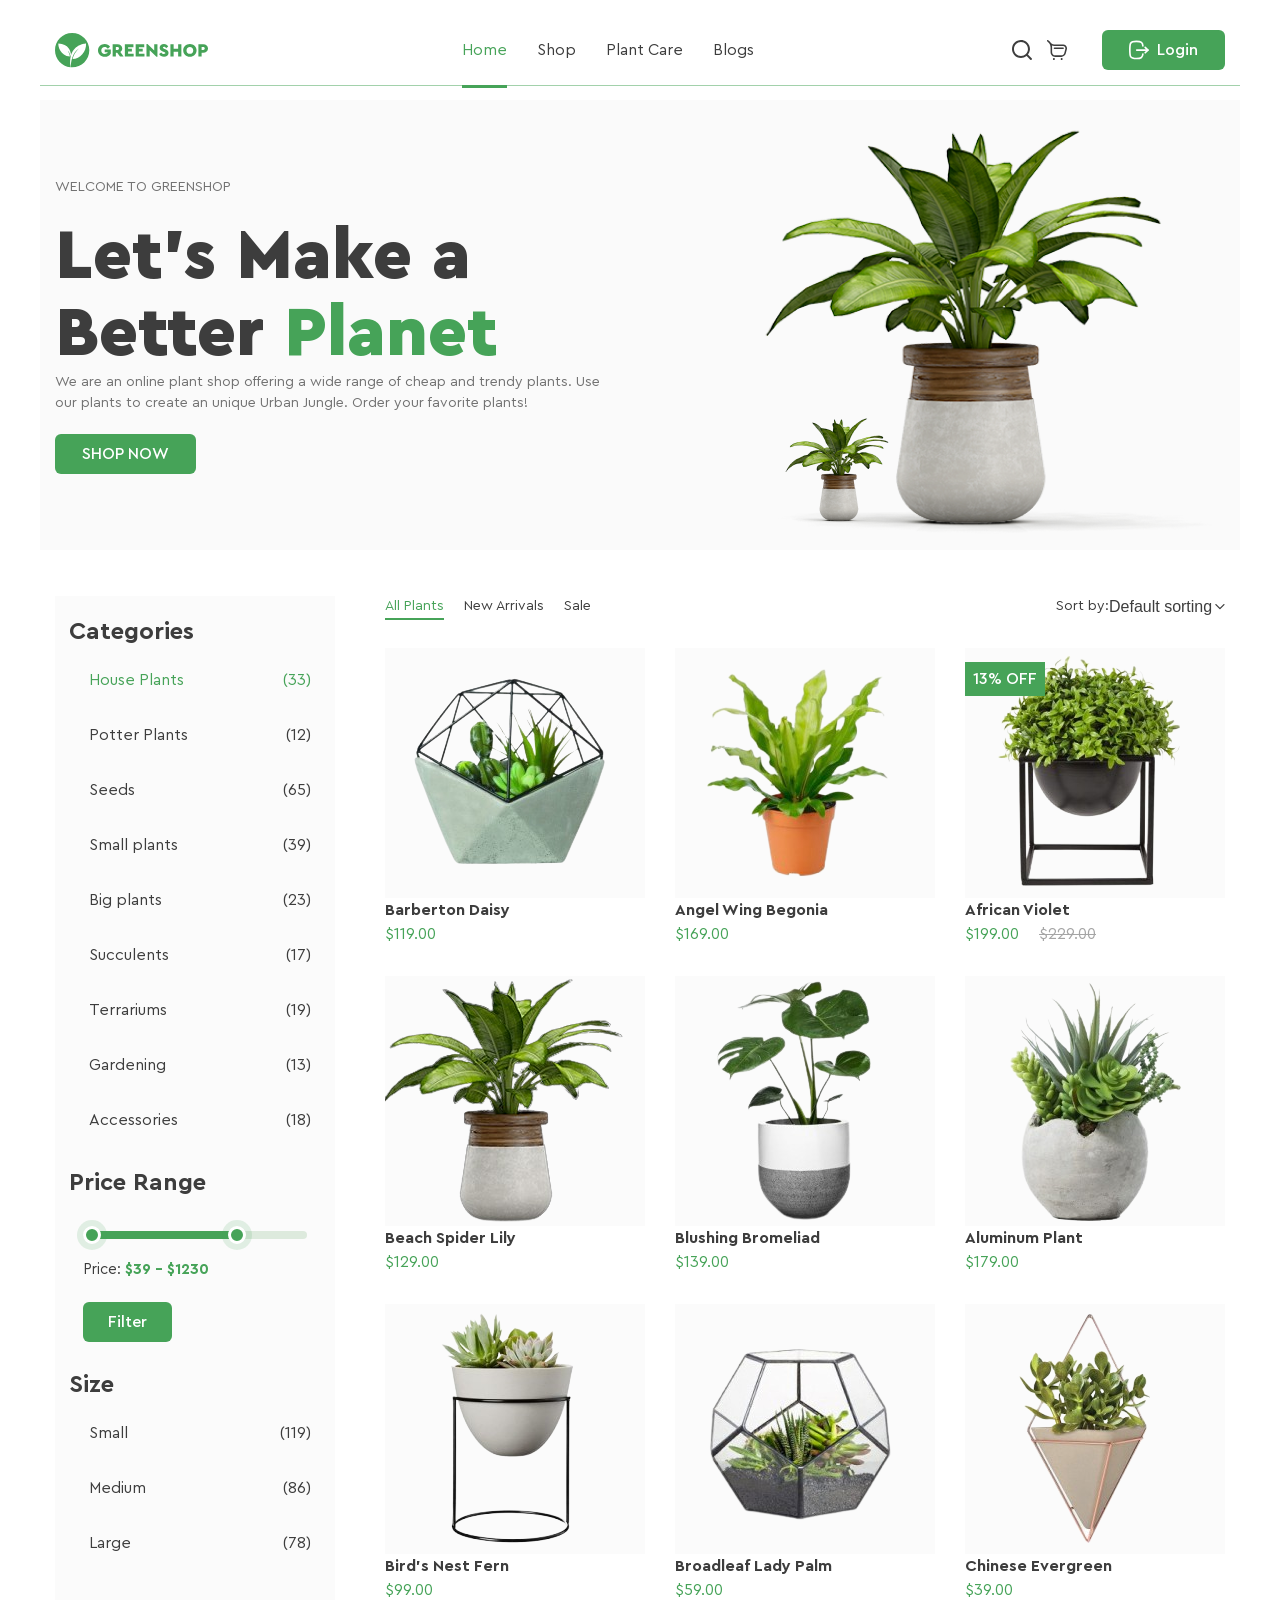
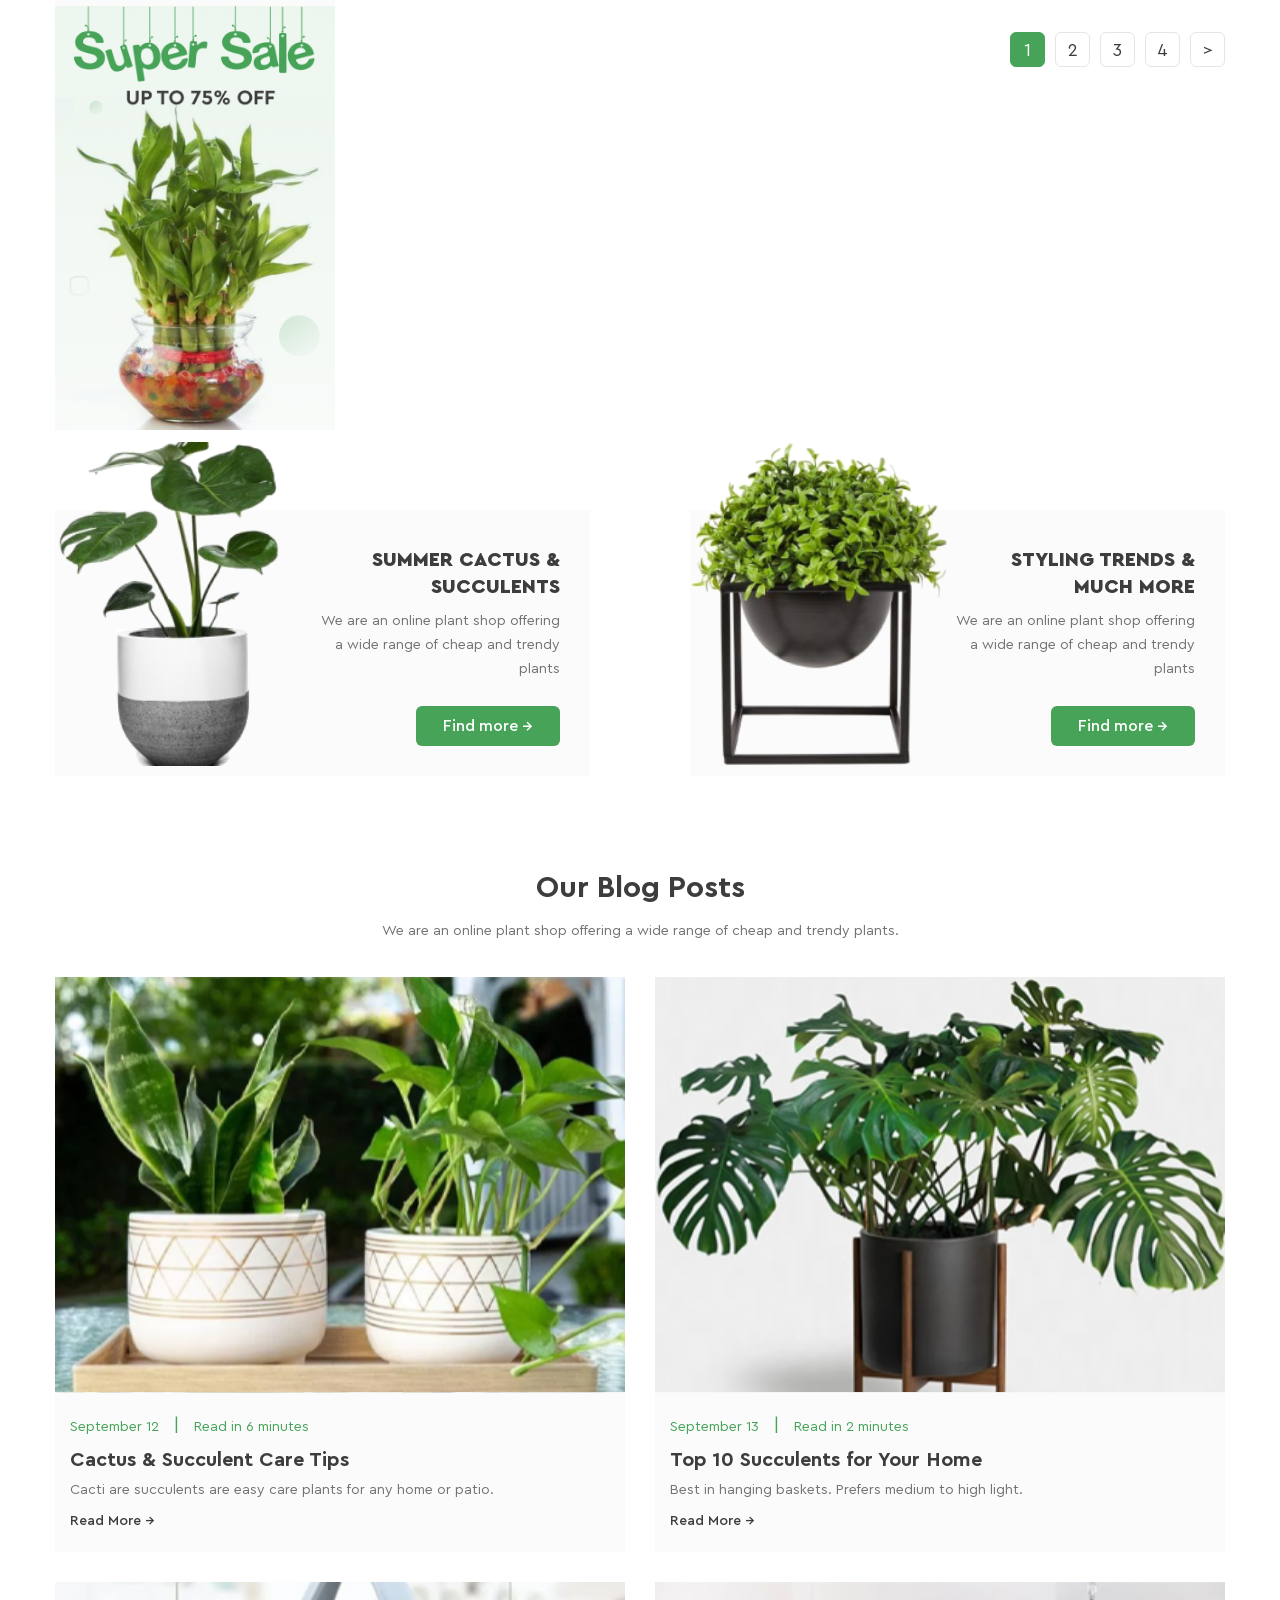
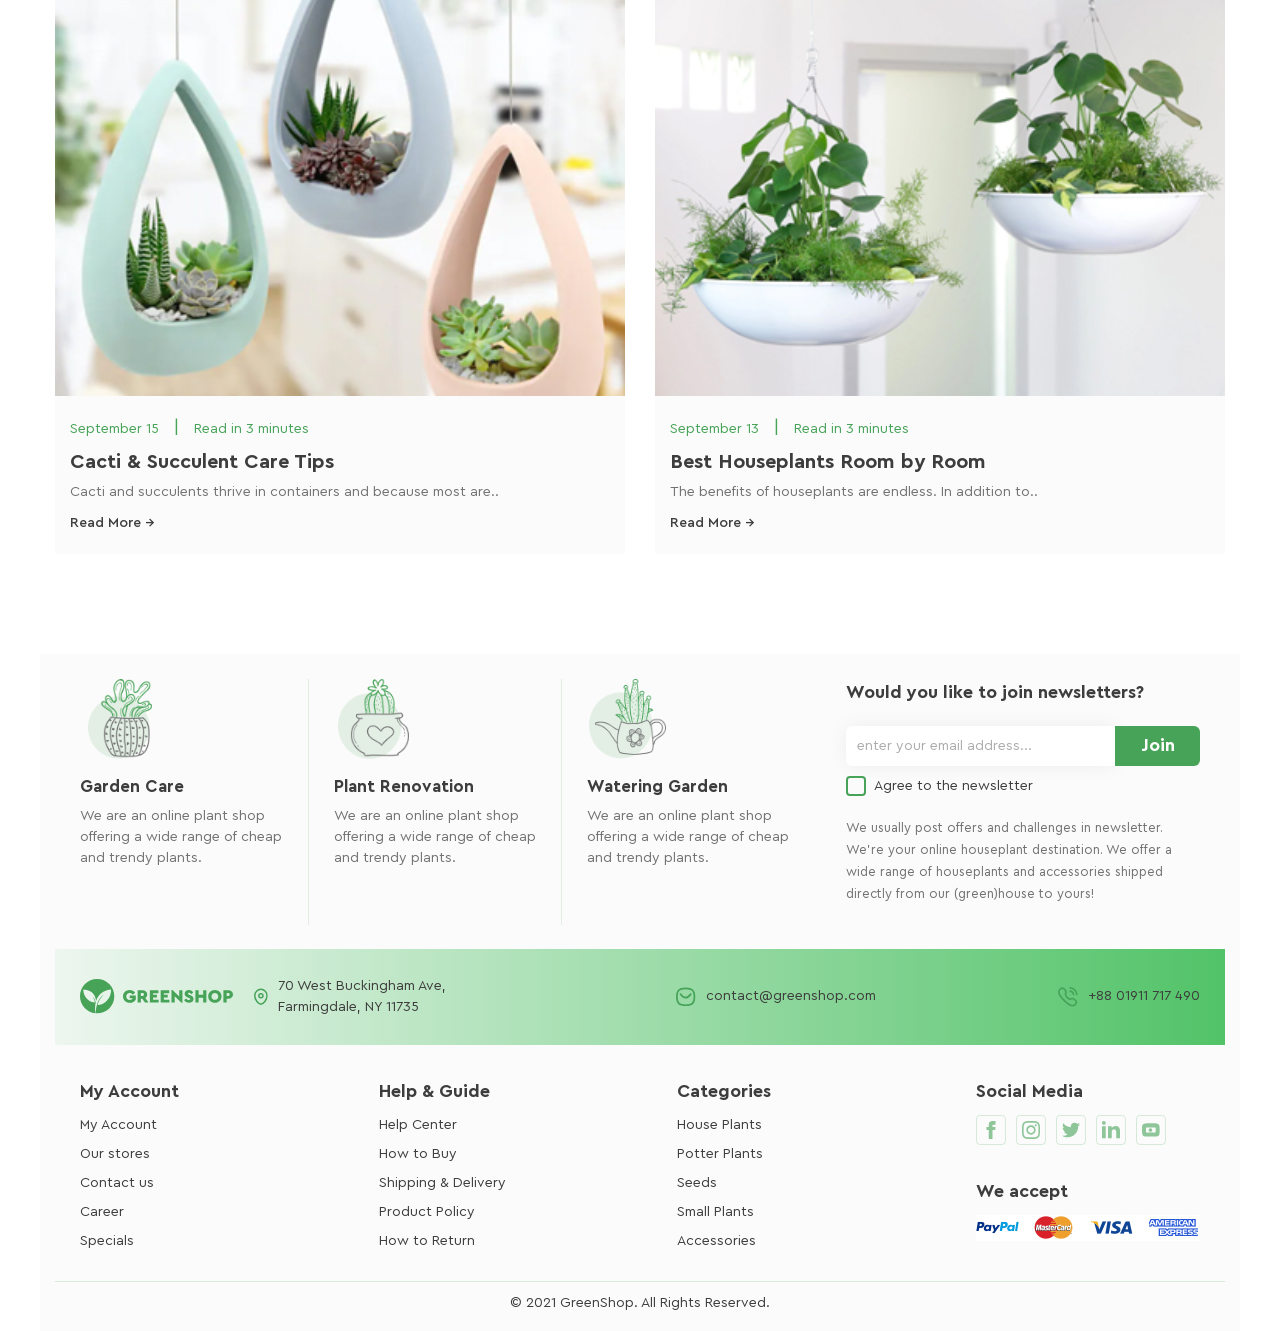
<file: index.html>
<!doctype html>
<html lang="en">
  <head>
    <meta charset="UTF-8" />
    <meta name="viewport" content="width=device-width, initial-scale=1.0" />
    <title>Green Shop</title>
    <link rel="stylesheet" href="styles/reset.css" />
    <link rel="stylesheet" href="styles/style.css" />
  </head>
  <body>
    <div class="preloader-page" id="preloader">
      <div class="dots-loader">
        <span></span>
        <span></span>
        <span></span>
      </div>
    </div>
    <header>
      <div class="container">
        <div class="logo">
          <a href="#">
            <img src="images/logogreenshop.svg" alt="Logo" class="logoimg-1" />
            <img src="images/logotext.svg" alt="Logo text" class="logoimg-2" />
          </a>
        </div>

        <nav class="main-menu">
          <ul>
            <li class="menu-item">
              <a href="#home" class="active categories">Home</a>
            </li>
            <li class="menu-item">
              <a href="#shop" class="categories">Shop</a>
            </li>
            <li class="menu-item">
              <a href="#plant-care" class="categories">Plant Care</a>
              <ul class="submenu">
                <li><a href="#">Drainage</a></li>
                <li><a href="#">Fungicides</a></li>
                <li><a href="#">Fertilizer</a></li>
                <li class="has-second-submenu">
                  <a href="#">Priming</a>
                  <ul class="second-submenu">
                    <li><a href="#">Universal</a></li>
                    <li><a href="#">For Ficus</a></li>
                    <li><a href="#">For Cacti</a></li>
                    <li><a href="#">For Citrus</a></li>
                    <li><a href="#">For those in bloom</a></li>
                    <li><a href="#">For Orchids</a></li>
                  </ul>
                </li>
              </ul>
            </li>
            <li class="menu-item">
              <a href="#blogs" class="categories">Blogs</a>
            </li>
          </ul>
        </nav>

        <div class="header-right">
          <div class="header-top-mobile">
            <div class="header-allicons">
              <a href="#">
                <svg class="header-icon">
                  <use href="icons/sprite.svg#icon-search-vector"></use>
                </svg>
              </a>

              <a href="#">
                <svg class="header-icon">
                  <use href="icons/sprite.svg#icon-cart-vector"></use>
                </svg>
              </a>
            </div>

            <div class="burger-btn js-burger-open">
              <span></span>
              <span></span>
              <span></span>
            </div>
          </div>

          <a href="registration.html" class="btn header-btn" id="login-link">
            <svg class="btn-icon">
              <use href="icons/sprite.svg#icon-logout"></use>
            </svg>
            Login
          </a>
        </div>
      </div>
    </header>

    <main class="index-html">
      <section id="home" class="mainBanner">
        <div class="container">
          <div class="bannerTxt">
            <p class="subtitleTxt">Welcome to GreenShop</p>
            <h1>
              Let’s Make a <br />
              Better <span class="greenTxt">Planet</span>
            </h1>
            <p>
              We are an online plant shop offering a wide range of cheap and
              trendy plants. Use our plants to create an unique Urban Jungle.
              Order your favorite plants!
            </p>
            <a href="#" class="btn">SHOP NOW</a>
          </div>

          <div class="bannerImg">
            <img src="images/img-banner.png" alt="Plant" />
          </div>
        </div>
      </section>

      <section id="shop" class="content">
        <div class="container">
          <button class="mobile-filter-btn" id="filterBtn">Filters</button>
          <aside class="sidebar">
            <div class="allCategories">
              <h2>Categories</h2>
              <nav class="categoriesNav">
                <ul>
                  <li>
                    <a href="#house_plants" class="active">House Plants</a>
                    <span class="active">(33)</span>
                  </li>
                  <li class="list">
                    <a href="#potter_plants" class="plant">Potter Plants</a>
                    <span class="plant">(12)</span>
                  </li>
                  <li class="list">
                    <a href="#seeds" class="plant">Seeds</a>
                    <span class="plant">(65)</span>
                  </li>
                  <li class="list">
                    <a href="#small-plants" class="plant">Small plants</a>
                    <span class="plant">(39)</span>
                  </li>
                  <li class="list">
                    <a href="#big_plants" class="plant">Big plants</a>
                    <span class="plant">(23)</span>
                  </li>
                  <li class="list">
                    <a href="#succulents" class="plant">Succulents</a>
                    <span class="plant">(17)</span>
                  </li>
                  <li class="list">
                    <a href="#terrariums" class="plant">Terrariums</a>
                    <span class="plant">(19)</span>
                  </li>
                  <li class="list">
                    <a href="#gardening" class="plant">Gardening</a>
                    <span class="plant">(13)</span>
                  </li>
                  <li class="list">
                    <a href="#accessories" class="plant">Accessories</a>
                    <span class="plant">(18)</span>
                  </li>
                </ul>
              </nav>

              <h2>Price Range</h2>
              <div class="price-range-block">
                <div class="price-line">
                  <div class="price-line-active"></div>
                  <span class="price-thumb thumb-left"></span>
                  <span class="price-thumb thumb-right"></span>
                </div>
                <p class="price-value">Price: <span>$39 - $1230</span></p>
                <a href="#" class="btn filter-btn">Filter</a>
              </div>

              <h2>Size</h2>
              <nav class="categoriesNav">
                <ul>
                  <li class="list">
                    <a href="#" class="plant">Small</a>
                    <span class="plant">(119)</span>
                  </li>
                  <li class="list">
                    <a href="#" class="plant">Medium</a>
                    <span class="plant">(86)</span>
                  </li>
                  <li class="list">
                    <a href="#" class="plant">Large</a>
                    <span class="plant">(78)</span>
                  </li>
                </ul>
              </nav>
            </div>

            <div class="saleBanner">
              <img
                src="images/super-sale-banner.png"
                alt="Photo of Super Sale Banner"
              />
            </div>
          </aside>

          <div class="productsSection">
            <div class="productsTop">
              <div class="productsNav">
                <ul>
                  <li>
                    <a href="#all_plants" class="active">All Plants</a>
                  </li>
                  <li>
                    <a href="#new_arrivals" class="categories">New Arrivals</a>
                  </li>
                  <li><a href="#sale" class="categories">Sale</a></li>
                </ul>
              </div>

              <div class="sortBox">
                <label for="sortBox">Sort by:</label>
                <select name="sort" id="sortBox">
                  <option>Default sorting</option>
                </select>
              </div>
            </div>
            <div class="allProducts">
              <ul>
                <li class="productCard">
                  <div class="productImage">
                    <img src="images/p1.png" alt="Photo of Barberton Daisy" />
                    <div class="productActions">
                      <a href="#" aria-label="Add to cart">
                        <svg class="product-action-icon">
                          <use href="icons/sprite.svg#icon-cart-vector"></use>
                        </svg>
                      </a>
                      <a href="#" aria-label="Add to favorites">
                        <svg class="product-action-icon">
                          <use
                            href="icons/sprite.svg#icon-wishlist-vector"
                          ></use>
                        </svg>
                      </a>
                      <a href="#" aria-label="View details">
                        <svg class="product-action-icon">
                          <use href="icons/sprite.svg#icon-search-vector"></use>
                        </svg>
                      </a>
                    </div>
                  </div>
                  <h3>Barberton Daisy</h3>
                  <span class="currentPrice">$119.00</span>
                </li>
                <li class="productCard">
                  <div class="productImage">
                    <img
                      src="images/p2.png"
                      alt="Photo of Angel Wing Begonia"
                    />
                    <div class="productActions">
                      <a href="#" aria-label="Add to cart">
                        <svg class="product-action-icon">
                          <use href="icons/sprite.svg#icon-cart-vector"></use>
                        </svg>
                      </a>
                      <a href="#" aria-label="Add to favorites">
                        <svg class="product-action-icon">
                          <use
                            href="icons/sprite.svg#icon-wishlist-vector"
                          ></use>
                        </svg>
                      </a>
                      <a href="#" aria-label="View details">
                        <svg class="product-action-icon">
                          <use href="icons/sprite.svg#icon-search-vector"></use>
                        </svg>
                      </a>
                    </div>
                  </div>
                  <h3>Angel Wing Begonia</h3>
                  <span class="currentPrice">$169.00</span>
                </li>
                <li class="productCard">
                  <div class="productImage">
                    <img src="images/p3.png" alt="Photo of African Violet" />
                    <span class="saleBadge">13% OFF</span>
                    <div class="productActions">
                      <a href="#" aria-label="Add to cart">
                        <svg class="product-action-icon">
                          <use href="icons/sprite.svg#icon-cart-vector"></use>
                        </svg>
                      </a>
                      <a href="#" aria-label="Add to favorites">
                        <svg class="product-action-icon">
                          <use
                            href="icons/sprite.svg#icon-wishlist-vector"
                          ></use>
                        </svg>
                      </a>
                      <a href="#" aria-label="View details">
                        <svg class="product-action-icon">
                          <use href="icons/sprite.svg#icon-search-vector"></use>
                        </svg>
                      </a>
                    </div>
                  </div>
                  <h3>African Violet</h3>
                  <span class="currentPrice">$199.00</span>
                  <span class="oldPrice">$229.00</span>
                </li>
                <li class="productCard">
                  <div class="productImage">
                    <img src="images/p4.png" alt="Photo of Beach Spider Lily" />
                    <div class="productActions">
                      <a href="#" aria-label="Add to cart">
                        <svg class="product-action-icon">
                          <use href="icons/sprite.svg#icon-cart-vector"></use>
                        </svg>
                      </a>
                      <a href="#" aria-label="Add to favorites">
                        <svg class="product-action-icon">
                          <use
                            href="icons/sprite.svg#icon-wishlist-vector"
                          ></use>
                        </svg>
                      </a>
                      <a href="#" aria-label="View details">
                        <svg class="product-action-icon">
                          <use href="icons/sprite.svg#icon-search-vector"></use>
                        </svg>
                      </a>
                    </div>
                  </div>
                  <h3>Beach Spider Lily</h3>
                  <span class="currentPrice">$129.00</span>
                </li>
                <li class="productCard">
                  <div class="productImage">
                    <img
                      src="images/p5.png"
                      alt="Photo of Blushing Bromeliad"
                    />
                    <div class="productActions">
                      <a href="#" aria-label="Add to cart">
                        <svg class="product-action-icon">
                          <use href="icons/sprite.svg#icon-cart-vector"></use>
                        </svg>
                      </a>
                      <a href="#" aria-label="Add to favorites">
                        <svg class="product-action-icon">
                          <use
                            href="icons/sprite.svg#icon-wishlist-vector"
                          ></use>
                        </svg>
                      </a>
                      <a href="#" aria-label="View details">
                        <svg class="product-action-icon">
                          <use href="icons/sprite.svg#icon-search-vector"></use>
                        </svg>
                      </a>
                    </div>
                  </div>
                  <h3>Blushing Bromeliad</h3>
                  <span class="currentPrice">$139.00</span>
                </li>
                <li class="productCard">
                  <div class="productImage">
                    <img src="images/p6.png" alt="Photo of Aluminum Plant" />
                    <div class="productActions">
                      <a href="#" aria-label="Add to cart">
                        <svg class="product-action-icon">
                          <use href="icons/sprite.svg#icon-cart-vector"></use>
                        </svg>
                      </a>
                      <a href="#" aria-label="Add to favorites">
                        <svg class="product-action-icon">
                          <use
                            href="icons/sprite.svg#icon-wishlist-vector"
                          ></use>
                        </svg>
                      </a>
                      <a href="#" aria-label="View details">
                        <svg class="product-action-icon">
                          <use href="icons/sprite.svg#icon-search-vector"></use>
                        </svg>
                      </a>
                    </div>
                  </div>
                  <h3>Aluminum Plant</h3>
                  <span class="currentPrice">$179.00</span>
                </li>
                <li class="productCard">
                  <div class="productImage">
                    <img src="images/p7.png" alt="Photo of Bird's Nest Fern" />
                    <div class="productActions">
                      <a href="#" aria-label="Add to cart">
                        <svg class="product-action-icon">
                          <use href="icons/sprite.svg#icon-cart-vector"></use>
                        </svg>
                      </a>
                      <a href="#" aria-label="Add to favorites">
                        <svg class="product-action-icon">
                          <use
                            href="icons/sprite.svg#icon-wishlist-vector"
                          ></use>
                        </svg>
                      </a>
                      <a href="#" aria-label="View details">
                        <svg class="product-action-icon">
                          <use href="icons/sprite.svg#icon-search-vector"></use>
                        </svg>
                      </a>
                    </div>
                  </div>
                  <h3>Bird's Nest Fern</h3>
                  <span class="currentPrice">$99.00</span>
                </li>
                <li class="productCard">
                  <div class="productImage">
                    <img
                      src="images/p8.png"
                      alt="Photo of Broadleaf Lady Palm"
                    />
                    <div class="productActions">
                      <a href="#" aria-label="Add to cart">
                        <svg class="product-action-icon">
                          <use href="icons/sprite.svg#icon-cart-vector"></use>
                        </svg>
                      </a>
                      <a href="#" aria-label="Add to favorites">
                        <svg class="product-action-icon">
                          <use
                            href="icons/sprite.svg#icon-wishlist-vector"
                          ></use>
                        </svg>
                      </a>
                      <a href="#" aria-label="View details">
                        <svg class="product-action-icon">
                          <use href="icons/sprite.svg#icon-search-vector"></use>
                        </svg>
                      </a>
                    </div>
                  </div>
                  <h3>Broadleaf Lady Palm</h3>
                  <span class="currentPrice">$59.00</span>
                </li>
                <li class="productCard">
                  <div class="productImage">
                    <img src="images/p9.png" alt="Photo of Chinese Evergreen" />
                    <div class="productActions">
                      <a href="#" aria-label="Add to cart">
                        <svg class="product-action-icon">
                          <use href="icons/sprite.svg#icon-cart-vector"></use>
                        </svg>
                      </a>
                      <a href="#" aria-label="Add to favorites">
                        <svg class="product-action-icon">
                          <use
                            href="icons/sprite.svg#icon-wishlist-vector"
                          ></use>
                        </svg>
                      </a>
                      <a href="#" aria-label="View details">
                        <svg class="product-action-icon">
                          <use href="icons/sprite.svg#icon-search-vector"></use>
                        </svg>
                      </a>
                    </div>
                  </div>
                  <h3>Chinese Evergreen</h3>
                  <span class="currentPrice">$39.00</span>
                </li>
              </ul>

              <div class="paginationNav">
                <ul>
                  <li><a href="#" class="active">1</a></li>
                  <li><a href="#" class="categories">2</a></li>
                  <li><a href="#" class="categories">3</a></li>
                  <li><a href="#" class="categories">4</a></li>
                  <li><a href="#" class="categories">&gt;</a></li>
                </ul>
              </div>
            </div>
          </div>
        </div>
      </section>

      <section id="plant-care">
        <div class="container">
          <ul class="find-more">
            <li>
              <img
                src="images/img-plant01.png"
                alt="Photo for Summer cactus & succulents"
              />
              <div class="find-more-content">
                <h3>Summer cactus & succulents</h3>
                <p>
                  We are an online plant shop offering a wide range of cheap and
                  trendy plants
                </p>
                <a href="#" class="btn find-btn">Find more &rarr;</a>
              </div>
            </li>

            <li>
              <img
                src="images/img-plant02.png"
                alt="Photo for Styling Trends & much more"
              />
              <div class="find-more-content">
                <h3>Styling Trends & much more</h3>
                <p>
                  We are an online plant shop offering a wide range of cheap and
                  trendy plants
                </p>
                <a href="#" class="btn find-btn">Find more &rarr;</a>
              </div>
            </li>
          </ul>
        </div>
      </section>

      <section id="blogs">
        <div class="container">
          <div class="blog-header">
            <h2>Our Blog Posts</h2>
            <p>
              We are an online plant shop offering a wide range of cheap and
              trendy plants.
            </p>
          </div>

          <ul class="blog-content">
            <li class="blog-card">
              <img
                src="images/blogphoto-01.svg"
                alt="Photo for Cactus & Succulent Care Tips"
              />
              <div class="blog-post-txt">
                <p class="post-meta">
                  <time datetime="2025-09-12">September 12</time>
                  <span class="divider">|</span>
                  <time datetime="PT6M">Read in 6 minutes</time>
                </p>
                <h3>Cactus & Succulent Care Tips</h3>
                <p>
                  Cacti are succulents are easy care plants for any home or
                  patio.
                </p>
                <a href="#" class="read-more">Read More &rarr;</a>
              </div>
            </li>
            <li class="blog-card">
              <img
                src="images/blogphoto-02.svg"
                alt="Photo for Top 10 Succulents for Your Home"
              />
              <div class="blog-post-txt">
                <p class="post-meta">
                  <time datetime="2025-09-13">September 13</time>
                  <span class="divider">|</span>
                  <time datetime="PT2M">Read in 2 minutes</time>
                </p>
                <h3>Top 10 Succulents for Your Home</h3>
                <p>Best in hanging baskets. Prefers medium to high light.</p>
                <a href="#" class="read-more">Read More &rarr;</a>
              </div>
            </li>
            <li class="blog-card">
              <img
                src="images/blogphoto-03.svg"
                alt="Photo for Cacti & Succulent Care Tips"
              />
              <div class="blog-post-txt">
                <p class="post-meta">
                  <time datetime="2025-09-15">September 15</time>
                  <span class="divider">|</span>
                  <time datetime="PT3M">Read in 3 minutes</time>
                </p>
                <h3>Cacti & Succulent Care Tips</h3>
                <p>
                  Cacti and succulents thrive in containers and because most
                  are..
                </p>
                <a href="#" class="read-more">Read More &rarr;</a>
              </div>
            </li>
            <li class="blog-card">
              <img
                src="images/blogphoto-04.svg"
                alt="Photo for Best Houseplants Room by Room"
              />
              <div class="blog-post-txt">
                <p class="post-meta">
                  <time datetime="2025-09-13">September 13</time>
                  <span class="divider">|</span>
                  <time datetime="PT3M">Read in 3 minutes</time>
                </p>
                <h3>Best Houseplants Room by Room</h3>
                <p>The benefits of houseplants are endless. In addition to..</p>
                <a href="#" class="read-more">Read More &rarr;</a>
              </div>
            </li>
          </ul>
        </div>
      </section>
    </main>

    <footer class="container">
      <div class="footer-top">
        <div class="footer-features">
          <div class="feature-item">
            <div class="feature-icon icon-1"></div>

            <div class="feature-content">
              <h3>Garden Care</h3>

              <p>
                We are an online plant shop offering a wide range of cheap and
                trendy plants.
              </p>
            </div>
          </div>

          <div class="feature-item">
            <div class="feature-icon icon-2"></div>

            <div class="feature-content">
              <h3>Plant Renovation</h3>

              <p>
                We are an online plant shop offering a wide range of cheap and
                trendy plants.
              </p>
            </div>
          </div>

          <div class="feature-item">
            <div class="feature-icon icon-3"></div>

            <div class="feature-content">
              <h3>Watering Garden</h3>

              <p>
                We are an online plant shop offering a wide range of cheap and
                trendy plants.
              </p>
            </div>
          </div>
        </div>

        <div class="footer-newsletter">
          <h3>Would you like to join newsletters?</h3>
          <form class="newsletter-content">
            <div class="newsletter-form">
              <input
                type="email"
                placeholder="enter your email address..."
                required
                name="email"
                autocomplete="email"
              />
              <button type="submit">Join</button>
            </div>
            <div class="newsletter-checkbox">
              <label class="checkbox">
                <input type="checkbox" class="checkbox__input" />
                <span class="checkbox__box"></span>
                <span class="checkbox__text">Agree to the newsletter</span>
              </label>
            </div>
          </form>
          <p>
            We usually post offers and challenges in newsletter. We’re your
            online houseplant destination. We offer a wide range of houseplants
            and accessories shipped directly from our (green)house to yours!
          </p>
        </div>
      </div>

      <div class="footer-contact">
        <div class="contact-item logo-contact">
          <a href="#">
            <img src="images/logogreenshop.svg" alt="Logo" />
            <img src="images/logotext.svg" alt="Logo text" />
          </a>
        </div>

        <div class="contact-info">
          <div class="contact-item">
            <svg class="contact-icon">
              <use href="icons/sprite.svg#icon-location"></use>
            </svg>
            <a href="https://maps.google.com" target="_blank">
              70 West Buckingham Ave, Farmingdale, NY 11735
            </a>
          </div>

          <div class="contact-item">
            <svg class="contact-icon">
              <use href="icons/sprite.svg#icon-message"></use>
            </svg>
            <a href="mailto:contact@greenshop.com">contact@greenshop.com</a>
          </div>

          <div class="contact-item">
            <svg class="contact-icon">
              <use href="icons/sprite.svg#icon-calling"></use>
            </svg>
            <a href="tel:+8801911717490">+88 01911 717 490</a>
          </div>
        </div>
      </div>

      <div class="footer-nav">
        <div class="footer-column">
          <h3>My Account</h3>
          <ul>
            <li><a href="#">My Account</a></li>
            <li><a href="#">Our stores</a></li>
            <li><a href="#">Contact us</a></li>
            <li><a href="#">Career</a></li>
            <li><a href="#">Specials</a></li>
          </ul>
        </div>
        <div class="footer-column">
          <h3>Help & Guide</h3>
          <ul>
            <li><a href="#">Help Center</a></li>
            <li><a href="#">How to Buy</a></li>
            <li><a href="#">Shipping & Delivery</a></li>
            <li><a href="#">Product Policy</a></li>
            <li><a href="#">How to Return</a></li>
          </ul>
        </div>
        <div class="footer-column">
          <h3>Categories</h3>
          <ul>
            <li><a href="#">House Plants</a></li>
            <li><a href="#">Potter Plants</a></li>
            <li><a href="#">Seeds</a></li>
            <li><a href="#">Small Plants</a></li>
            <li><a href="#">Accessories</a></li>
          </ul>
        </div>
        <div class="footer-column footer-social">
          <h3>Social Media</h3>
          <div class="social-list">
            <a href="#" aria-label="Facebook">
              <svg class="social-icon">
                <use href="icons/sprite.svg#icon-facebook"></use>
              </svg>
            </a>
            <a href="#" aria-label="Instagram">
              <svg class="social-icon">
                <use href="icons/sprite.svg#icon-instagram"></use>
              </svg>
            </a>
            <a href="#" aria-label="Twitter">
              <svg class="social-icon">
                <use href="icons/sprite.svg#icon-twitter"></use>
              </svg>
            </a>
            <a href="#" aria-label="LinkedIn">
              <svg class="social-icon">
                <use href="icons/sprite.svg#icon-linkedin"></use>
              </svg>
            </a>
            <a href="#" aria-label="Union">
              <svg class="social-icon">
                <use href="icons/sprite.svg#icon-union"></use>
              </svg>
            </a>
          </div>

          <h3 class="payment-title">We accept</h3>
          <img src="images/paymethods.png" alt="We accept" />
        </div>
      </div>
      <div class="footer-bottom">
        <p>© 2021 GreenShop. All Rights Reserved.</p>
      </div>
    </footer>
    <script type="module" src="./main.js"></script>
  </body>
</html>
</file>
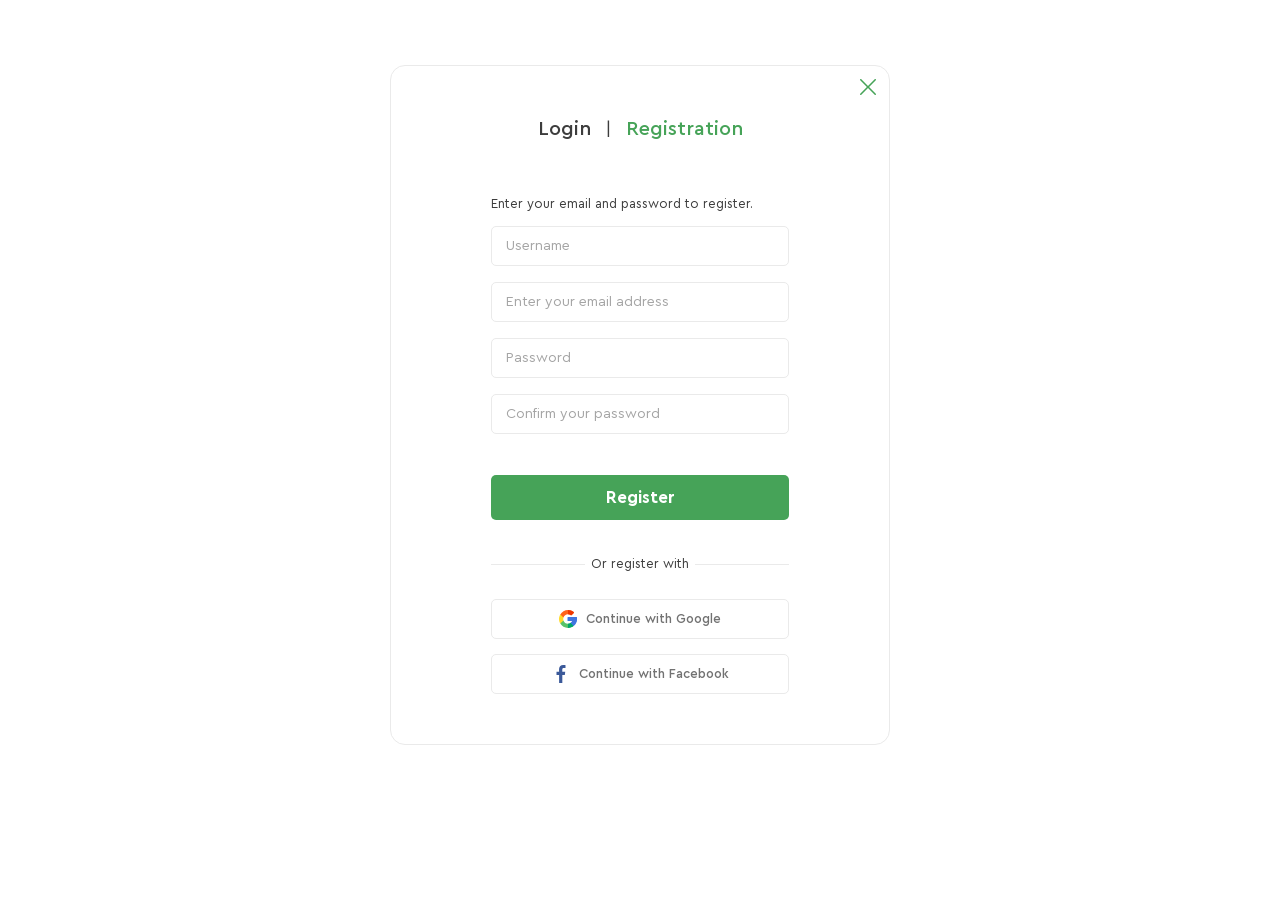
<file: registration.html>
<!doctype html>
<html lang="en">
  <head>
    <meta charset="UTF-8" />
    <meta name="viewport" content="width=device-width, initial-scale=1.0" />
    <title>Document</title>
    <link rel="stylesheet" href="styles/reset.css" />
    <link rel="stylesheet" href="styles/style.css" />
  </head>
  <body>
    <main>
      <div class="registration-form">
        <a href="index.html" class="close-button" aria-label="Close form">
          <svg class="close-icon">
            <use href="icons/sprite.svg#icon-close-vector"></use>
          </svg>
        </a>

        <div class="auth-switch">
          <a href="/login" class="login-button">Login</a>
          <span class="divider">|</span>
          <a href="/registration" class="registration-button">Registration</a>
        </div>

        <p class="enter-text">Enter your email and password to register.</p>

        <form class="register-form" action="/registration">
          <input
            class="registration-input"
            name="username"
            placeholder="Username"
            type="text"
            required
            autocomplete="username"
          />
          <input
            class="registration-input"
            name="email"
            placeholder="Enter your email address"
            type="email"
            required
            autocomplete="email"
          />
          <div class="input-wrapper">
            <input
              class="registration-input"
              name="password"
              placeholder="Password"
              type="password"
              required
              autocomplete="new-password"
            />
            <svg class="registration-icon input-icon">
              <use href="icons/sprite.svg#icon-hide-icon"></use>
            </svg>
          </div>
          <input
            class="registration-input"
            name="confirm_password"
            placeholder="Confirm your password"
            type="password"
            required
            autocomplete="new-password"
          />
          <button type="submit" class="register-submit-button">Register</button>
        </form>

        <div class="register-with">
          <div class="line-regform"></div>
          <span class="register-with-text">Or register with</span>
          <div class="line-regform"></div>
        </div>

        <div class="social-networks">
          <button class="chose-social" type="button">
            <svg class="registration-icon">
              <use href="icons/sprite.svg#icon-googleregister"></use>
            </svg>
            <span>Continue with Google</span>
          </button>
          <button class="chose-social" type="button">
            <svg class="registration-icon">
              <use href="icons/sprite.svg#icon-facebookregister"></use>
            </svg>
            <span>Continue with Facebook</span>
          </button>
        </div>
      </div>
    </main>
  </body>
</html>
</file>
<file: styles/style.css>
@font-face {
    font-family: 'CeraPro';
    src: url('../fonts/CeraPro-Regular.woff2') format('woff2');
    font-weight: normal;
    font-style: normal;
}

@font-face {
    font-family: 'CeraPro';
    src: url('../fonts/CeraPro-Bold.woff2') format('woff2');
    font-weight: 700;
    font-style: normal;
}

@font-face {
    font-family: 'CeraPro';
    src: url('../fonts/CeraPro-Black.woff2') format('woff2');
    font-weight: 900;
    font-style: normal;
}

@font-face {
    font-family: 'CeraPro';
    src: url('../fonts/CeraPro-Medium.woff2') format('woff2');
    font-weight: 500;
    font-style: normal;
}

html {
    scroll-behavior: smooth;
}

body {
    font-family: 'CeraPro', sans-serif;
    font-size: 14px;
    color: #3D3D3D;
    line-height: 1.5;
    min-width: 375px;
}

header {
    position: fixed;
    top: 0;
    left: 0;
    width: 100%;
    background-color: #fff;
    z-index: 1000;
    padding-top: 30px;
}

.index-html {
    padding-top: 100px;
}

.bannerTxt p,
.blog-header p,
.feature-item p,
.footer-newsletter p {
    color: #727272;
}

.registration-form {
    position: relative;
    width: 100%;
    max-width: 500px;
    margin: 65px auto 0;
    padding: 50px 100px;
    border: 1px solid #EAEAEA;
    background-color: #FFFFFF;
    border-radius: 15px;
}

.close-button {
    position: absolute;
    top: 13px;
    right: 13px;
    border: none;
    background: transparent;
    padding: 0;
    cursor: pointer;
    transition: transform 0.3s;
    color: #46A358;
}

.close-button:hover {
    transform: scale(1.2);
}

.close-icon {
    width: 16px;
    height: 16px;
    display: block;
}

.auth-switch {
    text-align: center;
    margin-bottom: 53px;
}

/* burger-menu */

.burger-btn {
    display: none;
}

.login-button,
.registration-button {
    font-size: 20px;
    font-weight: 500;
    line-height: 16px;
}

.login-button {
    color: #3D3D3D;
}

.registration-button {
    color: #46A358;
}

.divider {
    margin: 0 10px;
    font-size: 18px;
    font-weight: 250;
    color: #3D3D3D;
}

.enter-text {
    margin-bottom: 14px;
    font-size: 13px;
    line-height: 16px;
    color: #3D3D3D;
}

.register-form {
    display: flex;
    flex-direction: column;
    gap: 16px;
}

.registration-input {
    width: 100%;
    height: 40px;
    padding: 0 40px 0 14px;
    border: 1px solid #EAEAEA;
    border-radius: 5px;
    font-family: inherit;
    font-size: 14px;
    color: #3D3D3D;
    box-sizing: border-box;
    transition: border-color 0.3s ease, box-shadow 0.3s ease;
}

.registration-input:focus {
    border-color: #46A358;
    box-shadow: 0 0 0 2px rgba(70, 163, 88, 0.15);
}

.input-wrapper {
    position: relative;
    width: 100%;
}

.input-icon {
    position: absolute;
    right: 10px;
    top: 50%;
    transform: translateY(-50%);
    cursor: pointer;
    opacity: 0;
    pointer-events: none;
    transition: 0.2s;
}

.input-wrapper:focus-within .input-icon {
    opacity: 1;
    pointer-events: auto;
}

.registration-input::placeholder {
    color: #A5A5A5;
}

.register-submit-button {
    width: 100%;
    height: 45px;
    margin-top: 25px;
    margin-bottom: 36px;
    border: none;
    border-radius: 5px;
    background-color: #46A358;
    font-family: inherit;
    font-size: 17px;
    font-weight: 600;
    color: #FFFFFF;
    cursor: pointer;
    transition: transform 0.3s ease, background-color 0.3s ease;
}

.register-submit-button:hover {
    transform: scale(1.02);
    background-color: #3d944e;
}

.register-with {
    display: flex;
    align-items: center;
    gap: 6px;
    margin-bottom: 27px;
}

.line-regform {
    flex: 1;
    height: 1px;
    background-color: #EAEAEA;
}

.register-with-text {
    font-size: 13px;
    line-height: 16px;
    color: #3D3D3D;
    white-space: nowrap;
}

.social-networks {
    display: flex;
    flex-direction: column;
    gap: 15px;
}

.chose-social {
    width: 100%;
    height: 40px;
    display: flex;
    align-items: center;
    justify-content: center;
    gap: 9px;
    border: 1px solid #EAEAEA;
    border-radius: 5px;
    background-color: #FFFFFF;
    font-family: inherit;
    font-size: 13px;
    font-weight: 500;
    color: #727272;
    cursor: pointer;
    transition: border-color 0.3s ease, box-shadow 0.3s ease, background-color 0.3s ease;
}

.chose-social:hover {
    border-color: #717171;
    box-shadow: 0 2px 8px rgba(0, 0, 0, 0.08);
}

.chose-social svg {
    display: block;
    flex-shrink: 0;
}

.registration-icon {
    width: 18px;
    height: 18px;
}

/* main banner */

header .container {
    display: flex;
    justify-content: space-between;
    align-items: center;
    border-bottom: 1px solid #46A35880;
    padding-bottom: 15px;
    flex-wrap: wrap;
}

.mainBanner .container {
    display: flex;
    flex-wrap: wrap;
    gap: 30px;
    align-items: center;
    background-color: #F5F5F580;
}

.container {
    max-width: 1200px;
    width: 100%;
    margin: 0 auto;
    padding: 0 15px;
    box-sizing: border-box;
}

.btn {
    display: inline-flex;
    align-items: center;
    justify-content: center;
    gap: 8px;
    padding: 8px 27px;
    background-color: #46A358;
    color: #FFFFFF;
    border-radius: 6px;
    font-size: 16px;
    font-weight: 500;
    transition: transform 0.3s ease, background-color 0.3s ease;
}

.btn-icon {
    width: 20px;
    height: 20px;
}

.btn:hover {
    transform: scale(1.05);
    background-color: #3d944e;
}

.logo a {
    display: flex;
    align-items: center;
    gap: 8px;
}

.main-menu>ul {
    display: flex;
    flex-wrap: wrap;
    justify-content: center;
    gap: 30px;
}

.main-menu a {
    position: relative;
    font-size: 16px;
    transition: color 0.3s ease;
}

.main-menu a.active::after {
    content: "";
    position: absolute;
    bottom: -30px;
    left: 0;
    width: 100%;
    height: 3px;
    background-color: #46A358;
}

.menu-item {
    position: relative;
}

.submenu {
    position: absolute;
    background: #EDF6EE;
    width: 143px;
    opacity: 0;
    visibility: hidden;
    margin-top: 38px;
    transition: 0.3s ease;
}

.menu-item:hover .submenu {
    opacity: 1;
    visibility: visible;
}

.menu-item:hover>a {
    color: #46A358;
}

.second-submenu {
    position: absolute;
    top: 0;
    left: 100%;
    background: #EDF6EE;
    width: 215px;
    opacity: 0;
    visibility: hidden;
    transition: 0.3s ease;
}

.has-second-submenu:hover .second-submenu {
    opacity: 1;
    visibility: visible;
}

.submenu a,
.second-submenu a {
    display: block;
    padding: 10px 15px;
    line-height: 1.4;
}

.has-second-submenu>a {
    position: relative;
}

.submenu li:has(.second-submenu)>a::after {
    content: "";
    width: 10px;
    height: 10px;
    border: solid #3D3D3D;
    border-width: 1px 1px 0 0;
    transform: rotate(-135deg);
    position: absolute ;
    right: 10px;
    top: 15px;
}

.submenu li:hover:has(.second-submenu)>a::after {
    border-color: #fff;
}

.submenu li:hover>a,
.second-submenu li:hover>a {
    background: #1A712A;
    color: #fff;
    font-weight: 700;
}

.header-right {
    display: flex;
    align-items: center;
    gap: 30px;
}

.header-allicons {
    display: flex;
    align-items: center;
    gap: 5px;
}

.header-allicons a {
    display: flex;
    align-items: center;
    justify-content: center;
    width: 30px;
    height: 30px;
    color: #3D3D3D;
    transition: color 0.3s ease;
}

.header-allicons a:hover {
    color: #46A358;
}

.header-icon {
    width: 20px;
    height: 20px;
    display: block;
    flex-shrink: 0;
}

.bannerTxt,
.bannerImg {
    flex: 1 1 300px;
}

.bannerImg {
    display: flex;
    justify-content: flex-end;
}

.bannerImg img {
    max-width: 100%;
}

.subtitleTxt {
    text-transform: uppercase;
}

.bannerTxt h1 {
    font-size: 70px;
    font-weight: 900;
    line-height: 1.1;
}

.greenTxt {
    color: #46A358;
}

.bannerTxt p {
    margin-bottom: 20px;
}

/* products section */

.content {
    margin-top: 46px;
}

.content .container {
    display: flex;
    align-items: flex-start;
    gap: 30px;
}

.mobile-filter-btn {
    display: none;
}

.sidebar {
    flex: 1 1 250px;
    max-width: 300px;
    font-size: 16px;
    padding-right: 20px;
}

.productsSection {
    flex: 1;
}

.allCategories {
    background-color: #FBFBFB;
    padding: 18px 14px;
}

.categoriesNav {
    width: 100%;
    margin-bottom: 20px;
}

.categoriesNav li {
    display: flex;
    justify-content: space-between;
    align-items: center;
    margin: 5px 5px 5px 15px; 
    padding: 5px 5px;
    line-height: 40px;
}

.saleBanner img {
    width: 100%;
    display: block;
}

.productsTop {
    display: flex;
    justify-content: space-between;
    align-items: center;
    margin-bottom: 31px;
    flex-wrap: wrap;
    gap: 20px;
}

.productsNav ul {
    display: flex;
    gap: 20px;
}

.sortBox {
    flex-shrink: 0;
    display: flex;
    align-items: center;
    justify-content: flex-end;
}

.sortBox select {
    appearance: none;
    -webkit-appearance: none;
    -moz-appearance: none;
    border: none;
    background: transparent;
    outline: none;
    font-size: 16px;
    color: #3D3D3D;
    cursor: pointer;
    background: url('../images/arrow-down.svg') no-repeat right center;
    background-size: 10px 6px;
    padding-right: 12px;
    transition: color 0.3s ease;
}

.sortBox select:hover {
    color: #46A358;
}

.productsNav a {
    position: relative;
}

.productsNav a.active::after {
    content: "";
    position: absolute;
    bottom: -7px;
    left: 0;
    width: 100%;
    height: 2px;
    background-color: #46A358;
}

.allProducts ul {
    display: flex;
    flex-wrap: wrap;
    gap: 30px;
    align-items: stretch;
}

.productCard {
    flex: 1 1 250px;
    max-width: 300px;
    font-size: 16px;
    transition: transform 0.3s ease;
}

.productCard h3 {
    font-size: 16px;
}

.productCard:hover {
    transform: scale(1.03);
}

.productCard img {
    max-width: 100%;
    display: block;
}

/* hover-hw9 */

.productImage {
    position: relative;
    background-color: #FBFBFB;
}

.productImage::before {
    content: "";
    position: absolute;
    top: 0;
    left: 0;
    width: 100%;
    height: 2px;
    background-color: #46A358;
    opacity: 0;
    transition: opacity 0.2s ease;
}

.productCard:hover .productImage::before {
    opacity: 1;
}

.productActions {
    position: absolute;
    left: 50%;
    bottom: 7px;
    transform: translateX(-50%);
    display: flex;
    gap: 10px;
    opacity: 0;
    visibility: hidden;
    transition: 0.3s;
}

.productCard:hover .productActions {
    opacity: 1;
    visibility: visible;
}

.productActions a {
    width: 35px;
    height: 35px;
    background-color: #FFFFFF;
    border-radius: 4px;
    display: flex;
    align-items: center;
    justify-content: center;
    transition: transform 0.3s ease, color 0.3s ease;
    color: #3D3D3D;
}

.productActions a:hover {
    color: #46A358;
    transform: scale(1.2);
}          

.product-action-icon {
    width: 20px;
    height: 20px;
}

/* sale */

.saleBadge {
    position: absolute;
    top: 14px;
    left: 0;
    background-color: #46A358;
    color: #FFFFFF;
    padding: 5px 8px;
    font-size: 16px;
    font-weight: 500;
}

.currentPrice {
    color: #46A358;
    margin-right: 16px;
}

.oldPrice {
    color: #A5A5A5;
    text-decoration: line-through;
}

.paginationNav {
    margin-top: 30px;
    display: flex;
    justify-content: flex-end;
}

.paginationNav ul {
    display: flex;
    gap: 10px;
}

.paginationNav li {
    font-size: 18px;
}

.paginationNav a {
    display: inline-block;
    width: 35px;
    height: 35px;
    line-height: 35px;
    text-align: center;
    border: 1px solid #E5E5E5;
    border-radius: 6px;
}

.paginationNav a.active {
    background-color: #46A358;
    color: #fff;
    border-color: #46A358;
}

.plant {
    transition: transform 0.3s ease, color 0.3s ease;
}

.plant:hover {
    color: #46A358;
    transform: scale(1.02);
}

.list:hover {
    background-color: #a7ebb5;
    border-radius: 10px;
    transform: scale(1.02);
}

.list {
    transition:
        transform 0.3s ease,
        background-color 0.3s ease,
        border-radius 0.3s ease;
}

.categories {
    transition: transform 0.5s ease, color 0.5s ease;
}

.categories:hover {
    transform: scale(1.1);
    color: #46A358;
}

.active {
    color: #46A358;
}


/* plant care */
#plant-care {
    margin-top: 80px;
}

#blogs {
    margin-top: 90px;
}

.find-more {
    display: flex;
    gap: 100px;
    flex-wrap: wrap;
}

.find-more li {
    position: relative;
    flex: 1 1 500px;
    min-height: 250px;
    background-color: #FBFBFB;
    padding: 37px 30px 30px 30px;
    display: flex;
    justify-content: flex-end;
    align-items: center;
}

.find-more li img {
    position: absolute;
    left: 0;
    bottom: 0;
    width: 257px;
    transform: translateY(-10px);
}

.find-more-content {
    width: 52%;
    text-align: right;
}

.find-more-content h3 {
    font-size: 20px;
    font-weight: 900;
    line-height: 1.35;
    text-transform: uppercase;
    margin-bottom: 9px;
}

.find-more-content p {
    line-height: 1.7;
    color: #727272;
    margin-bottom: 25px;
}

/* blogs */

.blog-header {
    text-align: center;
    margin-bottom: 35px;
}

.blog-header h2 {
    margin-bottom: 10px;
    font-size: 30px;
}

.blog-content {
    display: flex;
    flex-wrap: wrap;
    gap: 30px;
}

.blog-post-txt {
    padding: 18px 15px 20px;
    display: flex;
    flex-direction: column;
    flex: 1;
}

.post-meta {
    color: #46A358;
    margin-bottom: 8px;
}

.blog-content .divider {
    color: #46A358;
}

.blog-post-txt h3 {
    font-size: 20px;
    line-height: 1.3;
    margin-bottom: 6px;
}

.blog-post-txt > p:not(.post-meta) {
    line-height: 1.6;
    color: #727272;
    margin-bottom: 9px;
}

.read-more {
    font-weight: 500;
    transition: 0.3s;
    margin-top: auto;
}

.read-more:hover {
    color: #46A358;
}

.blog-content img {
    width: 100%;
    display: block;
}

.blog-content li {
    flex: 1 1 calc((100% - 30px) / 2);
    background-color: #FBFBFB;
    display: flex;
    flex-direction: column;
}

/* footer */

footer.container {
    margin-top: 100px;
    background-color: #FBFBFB;
    padding-top: 25px;
}

footer h3 {
    font-size: 18px;
}

.footer-top {
    display: flex;
    justify-content: space-between;
    gap: 30px;
    padding: 0 25px 24px;
}

.footer-features {
    display: flex;
    flex-wrap: wrap;
}

.feature-item {
    flex: 1 1 150px;
    padding-right: 25px;
}

.feature-item:not(:last-child) {
    border-right: 1px solid #E2ECE3;
    margin-right: 25px;
}

.feature-icon {
    width: 80px;
    height: 80px;
    background-repeat: no-repeat;
    background-position: center;
    background-size: contain;
    margin-bottom: 15px;
}

.icon-1 {
    background-image: url('../images/footer-picture1.png');
}

.icon-2 {
    background-image: url('../images/footer-picture2.png');
}

.icon-3 {
    background-image: url('../images/footer-picture3.png');
}

.feature-item h3 {
    margin-top: 10px;
    margin-bottom: 7px;
    font-size: 17px;
}

.footer-newsletter {
    display: flex;
    flex-direction: column;
    gap: 20px;
    max-width: 354px;
    flex-shrink: 0;
}

.newsletter-form {
    display: flex;
    flex-wrap: wrap;
}

.newsletter-form input {
    flex: 1;
    padding: 0 11px;
    background-color: #FFFFFF;
    border-radius: 6px 0 0 6px;
    box-shadow: 0 0 20px rgba(0, 0, 0, 0.06);
    font-size: 14px;
    color: #3D3D3D;
    font-family: inherit;
}

.newsletter-form input::placeholder {
    color: #ACACAC;
}

.newsletter-form button {
    min-width: 85px;
    height: 40px;
    background-color: #46A358;
    color: #FFFFFF;
    border-radius: 0 6px 6px 0;
    font-size: 18px;
    font-weight: 700;
    cursor: pointer;
    font-family: inherit;
    transition: background-color 0.3s ease, transform 0.3s ease;
}

.newsletter-form button:hover {
    background-color: #3d944e;
    transform: scale(1.03);
}

/* checkbox */

.newsletter-checkbox {
    display: flex;
    align-items: center;
}

.checkbox {
    display: flex;
    align-items: center;
    gap: 8px;
    cursor: pointer;
}

.checkbox__input {
    display: none;
}

.checkbox__box {
    width: 20px;
    height: 20px;
    border: 2px solid #46A358;
    border-radius: 4px;
    position: relative;
    transition: all 0.2s ease;
}

.checkbox__box::after {
    content: "";
    position: absolute;
    width: 5px;
    height: 9px;
    border: solid #46A358;
    border-width: 0 2px 2px 0;
    top: 2px;
    left: 5px;
    transform: rotate(45deg) scale(0);
    transition: transform 0.2s ease;
}

.checkbox__input:checked+.checkbox__box::after {
    transform: rotate(45deg) scale(1);
}

.checkbox:hover .checkbox__box {
    border-color: #3d944e;
}

.newsletter-content {
    display: flex;
    flex-direction: column;
    gap: 10px;
}

.footer-newsletter p {
    font-size: 13px;
    line-height: 22px;
    margin-bottom: 20px;
}

.footer-contact {
    display: flex;
    align-items: center;
    justify-content: space-between;
    flex-wrap: wrap;
    gap: 20px;
    padding: 27px 25px;
    background: linear-gradient(90deg, rgba(237, 246, 239, 1) 0%,
        rgba(82, 195, 104, 1) 100%);
}

.contact-item {
    display: flex;
    align-items: center;
    gap: 10px;
    max-width: 240px;
}

.contact-info {
    display: flex;
    align-items: center;
    gap: 40px;
    flex: 1;
    justify-content: space-between;
}

.contact-icon {
    width: 20px;
    height: 20px;
    display: block;
}

.contact-item:first-child a {
    display: flex;
    align-items: center;
    gap: 8px;
}

.footer-nav {
    display: flex;
    justify-content: space-between;
    gap: 30px;
    padding: 33px 25px 29px;
    flex-wrap: wrap;
}

.footer-column {
    width: 140px;
}

.footer-column h3 {
    margin-bottom: 10px;
}

.footer-column ul a {
    display: block;
}

.footer-column ul li:not(:last-child) {
    margin-bottom: 8px;
}

.footer-column a {
    transition: color 0.3s ease;
}

.footer-column a:hover {
    color: #46A358;
}

.footer-social {
    flex: 1 1 220px;
    max-width: 224px;
}

.social-list {
    display: flex;
    gap: 10px;
    margin-bottom: 33px;
}

.social-list a {
    display: flex;
    align-items: center;
    justify-content: center;
    width: 30px;
    height: 30px;
    border: 1px solid rgba(70, 163, 88, 0.2);
    border-radius: 4px;
    transition: transform 0.3s ease;
}

.social-list a:hover {
    transform: scale(1.1);
}

.social-icon {
    width: 18px;
    height: 18px;
    display: block;
}

.payment-title {
    margin-bottom: 13px;
}

.footer-social>img {
    display: block;
    max-width: 224px;
}

.footer-bottom {
    border-top: 1px solid rgba(70, 163, 88, 0.2);
    padding: 6px 0 13px;
    text-align: center;
}

.footer-bottom p {
    font-size: 14px;
    line-height: 30px;
}

/* price-range-block */

.price-range-block {
    background-color: #FBFBFB;
    padding: 0 14px 25px;
    margin-top: 30px;
}

.price-line {
    position: relative;
    width: 100%;
    height: 8px;
    margin: 30px 0 20px;
    background-color: #DDEADD;
    border-radius: 8px;
}

.price-line-active {
    position: absolute;
    top: 0;
    left: 12px;
    width: 140px;
    height: 8px;
    background-color: #46A358;
    border-radius: 8px;
}

.price-thumb {
    position: absolute;
    top: 50%;
    width: 18px;
    height: 18px;
    background-color: #46A358;
    border: 3px solid #FFFFFF;
    border-radius: 50%;
    transform: translateY(-50%);
    box-shadow: 0 0 0 6px rgba(70, 163, 88, 0.15);
}

.thumb-left {
    left: 0;
}

.thumb-right {
    left: 145px;
}

.price-value {
    margin: 0 0 20px;
    font-size: 15px;
}

.price-value span {
    color: #46A358;
    font-weight: 700;
}

.filter-btn {
    padding: 8px 25px;
    border-radius: 6px;
}

/* preloader */

.preloader-page {
    position: fixed;
    inset: 0;
    background-color: #FBFBFB;
    display: flex;
    align-items: center;
    justify-content: center;
    z-index: 9999;
    transition: opacity 0.3s ease;
}

.preloader-page.hide {
    opacity: 0;
    pointer-events: none;
}

.dots-loader {
    display: flex;
    gap: 10px;
}

.dots-loader span {
    width: 16px;
    height: 16px;
    background-color: #46A358;
    border-radius: 50%;
    animation: bounce 0.6s infinite alternate;
}

.dots-loader span:nth-child(2) {
    animation-delay: 0.2s;
}

.dots-loader span:nth-child(3) {
    animation-delay: 0.4s;
}

@keyframes bounce {
    0% {
        transform: translateY(0);
        opacity: 0.6;
    }

    100% {
        transform: translateY(-12px);
        opacity: 1;
    }
}

@media (max-width: 992px) {

    .btn {
        font-size: 13px;
        padding: 4px 13px;
    }

    header .container {
        gap: 15px;
    }

    .main-menu {
        margin-top: 8px;
    }

    .main-menu>ul {
        gap: 20px;
    }

    .main-menu a.active::after {
        bottom: -22px;
    }

    .header-right {
        gap: 15px;
    }

    .mainBanner .container {
        gap: 20px;
        padding: 20px;
    }

    .bannerTxt,
    .bannerImg {
        flex: 1 1 0;
    }

    .bannerTxt h1 {
        font-size: 50px;
    }

    .bannerImg {
        max-width: 400px;
    }

    .bannerTxt p {
        max-width: 320px;
    }

    .content .container {
        gap: 15px;
    }

    .sidebar {
        flex: 0 0 220px;
        max-width: 220px;
        padding-right: 0;
    }

    .productsTop {
        flex-direction: column;
        align-items: flex-start;
    }

    .sortBox {
        justify-content: flex-start;
    }

    .allProducts ul {
        gap: 10px;
    }

    .productCard {
        flex: 0 1 calc((100% - 20px) / 3);
        max-width: calc((100% - 20px) / 3);
    }

    .productCard img {
        max-width: 80%;
        margin: 0 auto;
    }

    .find-more li img {
        max-width: 220px;
    }

    .footer-top {
        flex-wrap: wrap;
    }

    .feature-item {
        flex: 1 1 200px;
    }

    .footer-newsletter {
        max-width: 100%;
    }

    .registration-form {
        padding: 40px 50px;
    }

    .footer-contact {
        flex-direction: column;
        align-items: flex-start;
    }

    .contact-info {
        width: 100%;
        gap: 20px;
    }

    .contact-item {
        max-width: 220px;
    }
}

@media (max-width: 768px) {

    h2 {
        font-size: 20px;
    }

    .plant:hover,
    .list:hover,
    .productCard:hover,
    .productActions a:hover,
    .btn:hover {
        transform: none;
    }

    .productActions {
        visibility: hidden;
    }

    .productImage::before {
        opacity: 0;
    }

    .chose-social:hover {
        border-color: #EAEAEA;
        box-shadow: none;
    }

    .btn-icon {
        width: 14px;
        height: 14px;
    }

    .logo {
        flex: 0 0 auto;
    }

    .header-right {
        flex-shrink: 0;
    }

    .main-menu > ul {
        justify-content: center;
    }

    .main-menu a.active::after {
        bottom: -20px;
    }

    .submenu a,
    .second-submenu a {
        padding: 5px 10px;
    }

    .submenu li:has(.second-submenu)>a::after {
        top: 10px;
    }

    .second-submenu {
        width: 160px;
    }

    .bannerTxt h1 {
        font-size: 35px;
    }

    .bannerImg {
        max-width: 300px;
    }

    .sidebar {
        flex: 0 0 200px;
        max-width: 200px;
        padding-right: 0;
    }

    .categoriesNav li {
        line-height: 20px;
    }

    .productsSection {
        flex-wrap: wrap;
    }

    .productCard {
        flex: 0 1 calc((100% - 20px) / 2);
        max-width: calc((100% - 20px) / 2);
    }

    .productCard img {
        max-width: 60%;
    }

    .feature-item {
        flex: 1 1 100px;
    }

     .footer-contact {
        align-items: center;
        text-align: center;
    }

    .contact-info {
        flex-direction: column;
        align-items: center;
        justify-content: center;
        gap: 20px;
    }

    .contact-item {
        max-width: 100%;
        justify-content: center;
    }

    .logo-contact {
        width: 100%;
        display: flex;
        justify-content: center;
    }

    /* burger-menu */

    .burger-btn {
        position: absolute;
        top: 32px;
        right: 110px;
        width: 22px;
        height: 30px;
        display: flex;
        flex-direction: column;
        justify-content: center;
        gap: 5px;
        cursor: pointer;
        z-index: 1001;
    }

    .header-btn {
        margin-left: 30px;
    }

    .burger-btn span {
        width: 100%;
        height: 2px;
        background-color: #3D3D3D;
        border-radius: 5px;
        transition: background-color 0.3s ease;
    }

    .burger-btn:hover span {
        background-color: #46A358;
    }

    .main-menu {
        position: fixed;
        top: 85px;
        right: -100%;
        width: 250px;
        height: 100vh;
        background-color: #fff;
        padding: 25px;
        transition: 0.3s ease;
        box-shadow: -5px 0 25px rgba(0,0,0,0.1);
        z-index: 1000;
        border-radius: 15px;
    }

    header.nav-active .main-menu {
        right: 0;
    }

    .main-menu > ul {
        flex-direction: column;
        align-items: flex-start;
        gap: 25px;
    }

    .main-menu a.active::after {
        display: none;
    }

    /* submenu */

    .submenu,
    .second-submenu {
        position: static;
        width: 100%;
        opacity: 1;
        visibility: visible;
        background: #EDF6EE;
        margin-top: 10px;
        display: none;
        box-shadow: none;
    }

    .menu-item:hover .submenu,
    .has-second-submenu:hover .second-submenu {
        display: block;
    }

    .submenu li,
    .second-submenu li {
        width: 100%;
    }

    .submenu li:has(.second-submenu) > a::after {
        right: 15px;
        top: 7px;
        transform: rotate(135deg);
    }
}

    
@media (max-width: 540px) {

    body {
        font-size: 13px;
    }

    .content {
        margin-top: 20px;
    }

    #plant-care {
        margin-top: 50px;
    }

    #blogs {
        margin-top: 50px;
    }

    .productActions {
        display: none;
    }

    header .container {
        justify-content: flex-start;
        align-items: flex-start;
    }

    .header-right {
        margin-left: auto;
    }

    .bannerTxt,
    .bannerImg {
        flex: 0 0 auto;
        width: 100%;
    }

    .bannerTxt {
        text-align: center;
    }

   .bannerTxt p {
        max-width: 100%;
   }

    .bannerTxt h1 {
        font-size: 32px;
        margin-bottom: 10px;
    }

    .bannerImg {
        max-width: 400px;
        margin: 0 auto;
    }

    .content .container {
        flex-direction: column;
        gap: 10px;
    }

    /* open-close */

     .mobile-filter-btn {
        display: flex;
        align-items: center;
        justify-content: center;
        width: 80%;
        padding: 8px;
        background-color: #46A358;
        color: #fff;
        border-radius: 8px;
        font-size: 18px;
        font-weight: 500;
        text-transform: uppercase;
        font-family: inherit;
        margin: 0 auto;
    }

    .productsTop {
        margin-top: 20px;
    }

    .sidebar {
        position: fixed;
        top: 0;
        left: -100%;
        min-width: 280px;
        height: 100vh;
        overflow-y: auto;
        background-color: #fff;
        padding: 20px;
        z-index: 2000;
        transition: 0.3s ease;
        box-shadow: 5px 0 25px rgba(0,0,0,0.1);
        color: #3D3D3D;
    }

    .sidebar.active {
        left: 0;
    }

    .productCard {
        flex: 0 1 calc((100% - 10px) / 2);
        max-width: calc((100% - 10px) / 2);
    }

    .paginationNav {
        margin-top: 20px;
    }

    .find-more {
        gap: 30px;
    }

    .find-more li img {
        max-width: 170px;
    }

    .blog-header h2 {
        font-size: 25px;
    }

    .blog-content li {
        flex: 1 1 100%;
    }

    .blog-header {
        margin-bottom: 5px;
    }

    .blog-post-txt h3 {
        font-size: 17px;
    }

    .footer-top {
        padding: 5px;
    }

    footer.container {
        margin-top: 40px;
    }

    .footer-features {
        flex-direction: column;
        gap: 25px;
    }

    .feature-item {
        display: flex;
        align-items: flex-start;
        gap: 15px;
        padding-right: 0;
    }

    .feature-item:not(:last-child) {
        border-right: none;
        margin-right: 0;
    }

    .feature-icon {
        flex-shrink: 0;
        width: 70px;
        height: 70px;
        margin-bottom: 0;
    }

    .feature-content h3 {
        margin-top: 0;
        margin-bottom: 6px;
    }

    .registration-form {
        padding: 30px 20px;
        border: none;
    }
}

@media (max-width: 400px) {

    body {
        font-size: 12px;
    }

    h2 {
        font-size: 19px;
    }

    header {
        padding-top: 15px;
    }

    .header-allicons {
        gap: 10px
    }

    .saleBanner {
        max-width: 200px;
        margin: 20px auto;
    }

    .categoriesNav li {
        padding: 5px;
        margin: 0;
    }

    .paginationNav a {
        width: 25px;
        height: 25px;
        font-size: 10px;
        line-height: 25px;
    }

    .newsletter-form input {
        font-size: 12px;
        padding: 0 5px;
    }

    .newsletter-form button {
        font-size: 12px;
        height: 30px;
        min-width: 50px;
    }

    .find-more li {
        padding: 10px 10px;
        min-height: 130px;
    }

    .find-more-content p {
        margin-bottom: 10px;
    }

    .find-more-content h3 {
        font-size: 17px;
    }

    .find-more li img {
        max-width: 140px;
    }

    .blog-content li {
        flex: 1 1 200px;
    }

    .contact-item {
        max-width: 200px;
    }

    /* burgermenu */

    .header-right {
        flex-direction: column;
        align-items: flex-start;
        gap: 10px;
    }

   .header-btn {
       order: 1;
   }

   .header-top-mobile {
        order: 2;
        display: flex;
        align-items: center;
        gap: 15px;
   }

   .burger-btn {
    right: 20px;
    top: 53px;
   }

}
</file>
